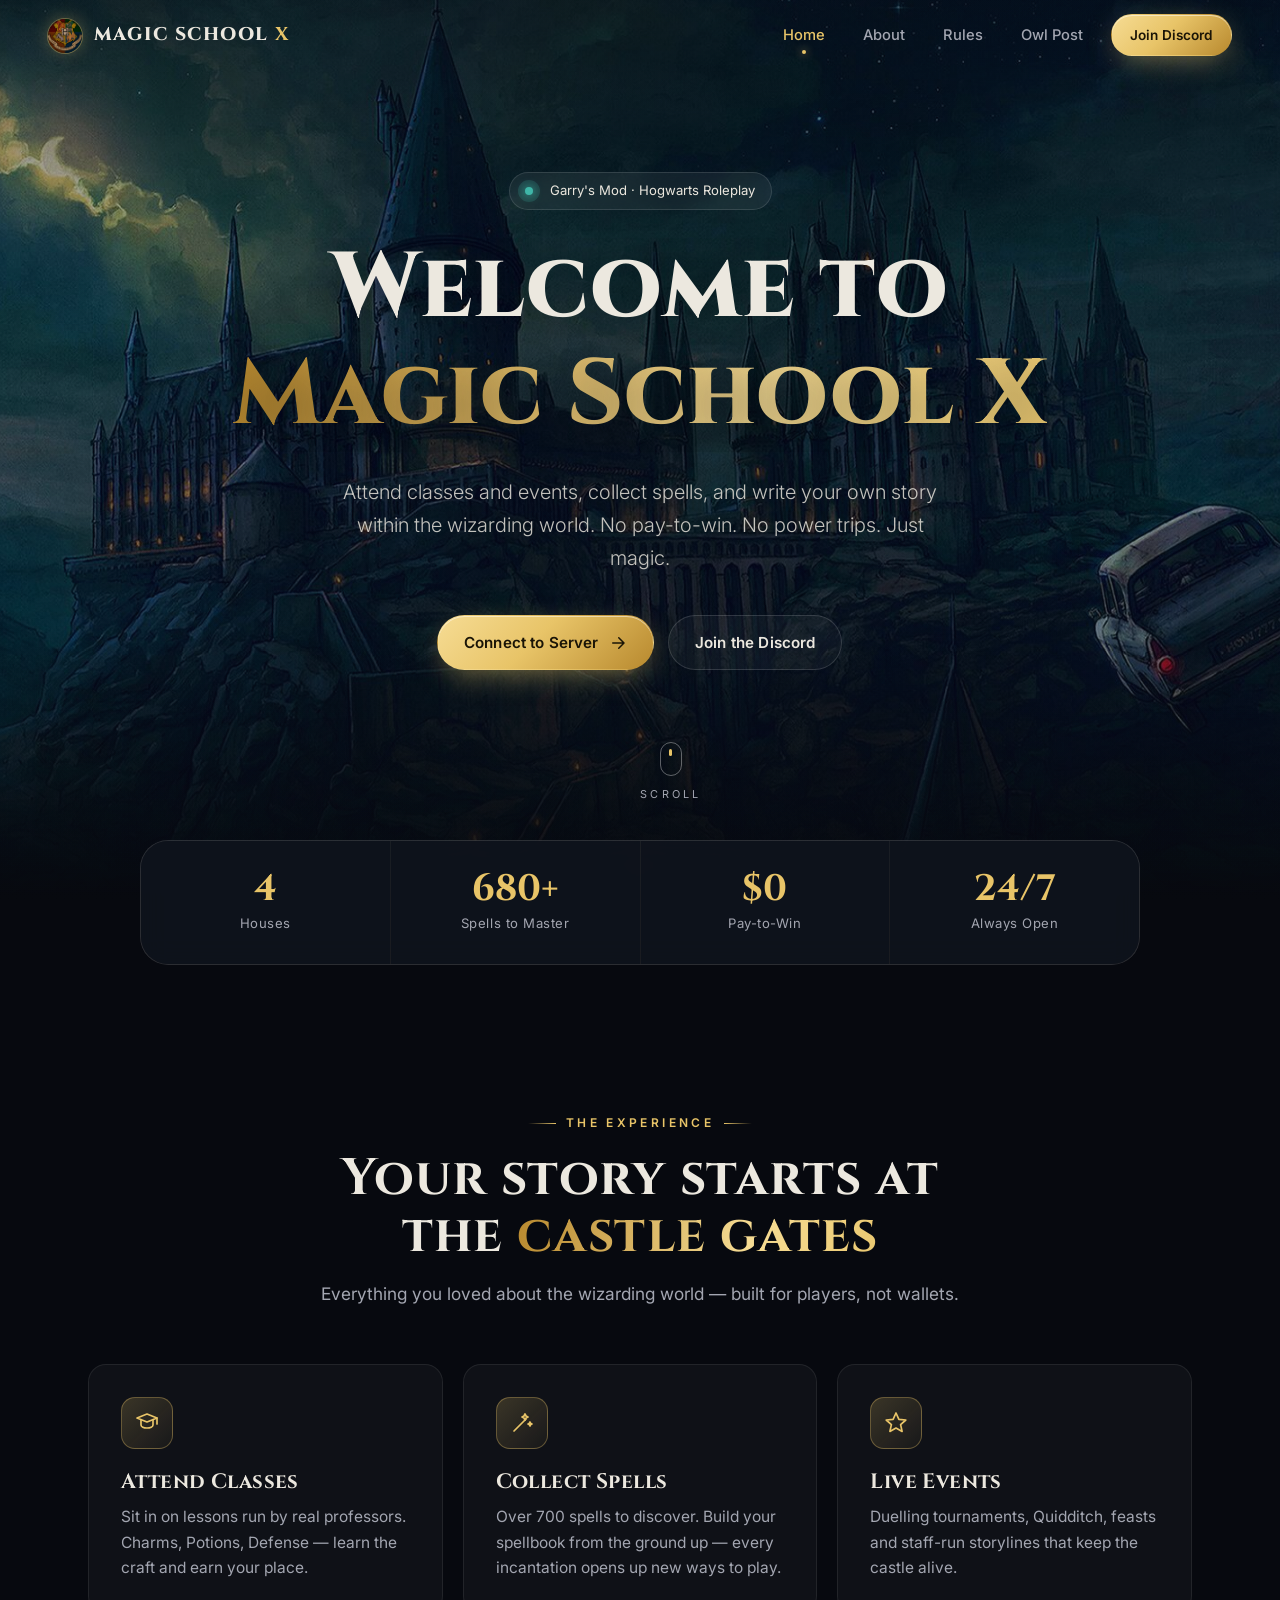
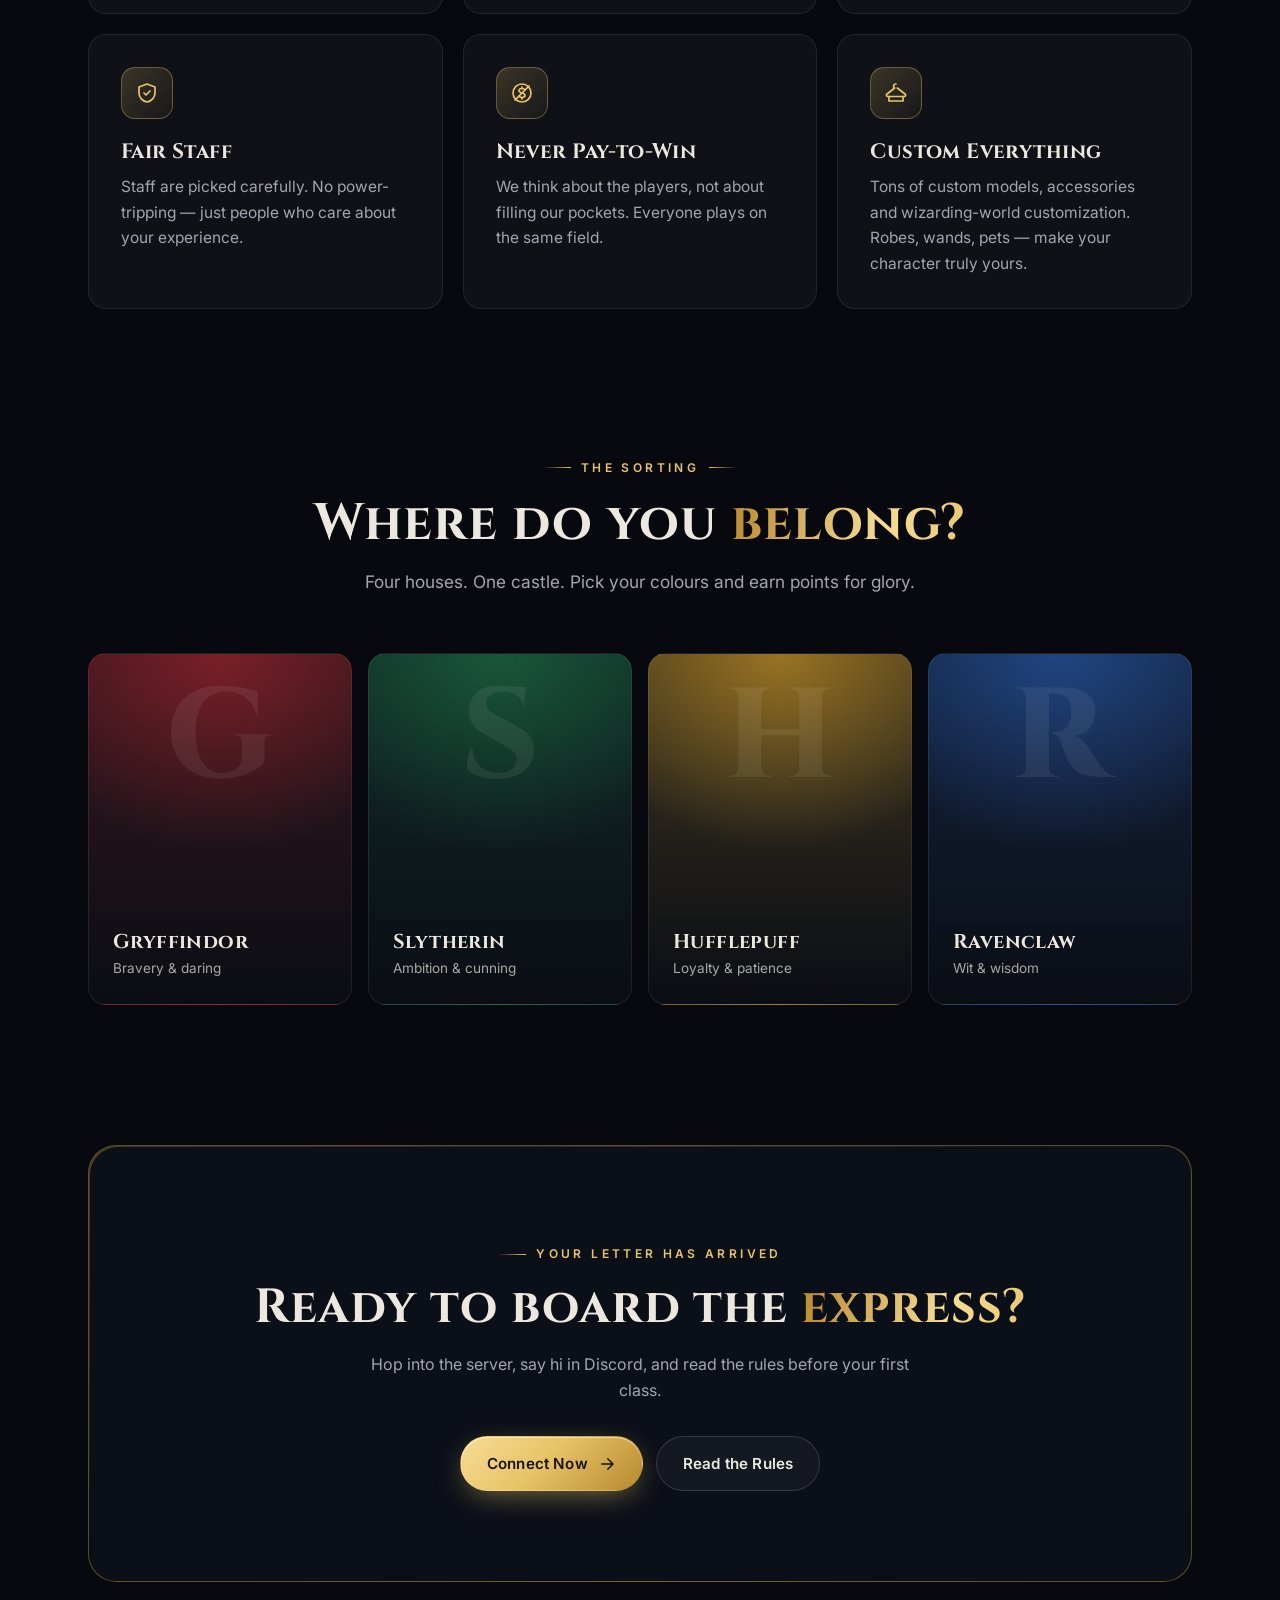
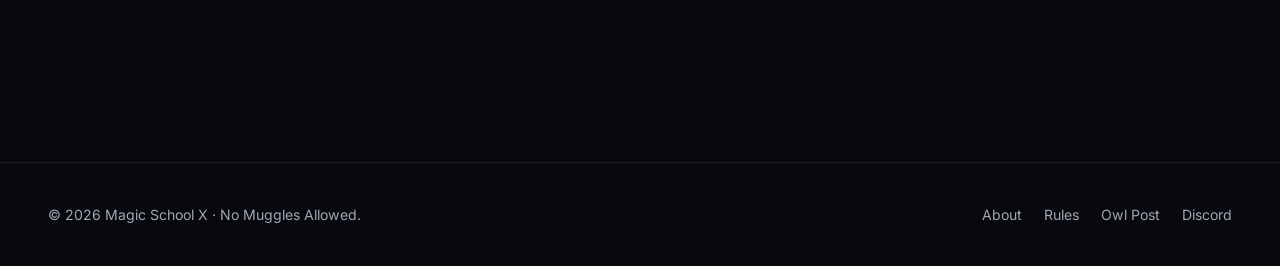
<file: index.html>
<!DOCTYPE html>
<html lang="en">
<head>
    <meta charset="UTF-8">
    <meta name="viewport" content="width=device-width, initial-scale=1.0">
    <title>Magic School X | Hogwarts RP Server</title>
    <meta name="description" content="Magic School X — the ultimate Hogwarts roleplay experience in Garry's Mod. Attend classes, master spells, and write your own story.">
    <meta name="theme-color" content="#07090f">
    <link rel="icon" href="media/crest.jpg">
    <link rel="preload" as="image" href="media/castle.jpg">
    <link rel="stylesheet" href="assets/style.css">
</head>
<body>
    <div class="sky"></div>
    <canvas id="particles"></canvas>

    <header class="nav">
        <a href="index.html" class="brand"><span class="brand-mark"></span><span>MAGIC SCHOOL <b>X</b></span></a>
        <ul class="nav-links">
            <li><a href="index.html">Home</a></li>
            <li><a href="about.html">About</a></li>
            <li><a href="rules.html">Rules</a></li>
            <li><a href="owlpost.html">Owl Post</a></li>
        </ul>
        <a href="https://discord.gg/dCSd6uMT4V" class="btn btn-primary btn-sm nav-cta">Join Discord</a>
        <button class="nav-toggle" aria-label="Menu" aria-expanded="false"><span></span><span></span><span></span></button>
    </header>

    <main>
        <section class="hero">
            <div class="hero-bg"></div>
            <div class="hero-inner">
                <div class="hero-badge intro" style="--d:.1s"><span class="dot"></span>Garry's Mod · Hogwarts Roleplay</div>
                <h1>
                    <span class="line"><span style="--d:.25s">Welcome to</span></span>
                    <span class="line"><span class="gold-text" style="--d:.4s">Magic School X</span></span>
                </h1>
                <p class="lead intro" style="--d:.7s">Attend classes and events, collect spells, and write your own story within the wizarding world. No pay-to-win. No power trips. Just magic.</p>
                <div class="hero-actions intro" style="--d:.9s">
                    <a href="steam://connect/yourserverip:27015" class="btn btn-primary">
                        Connect to Server
                        <svg viewBox="0 0 24 24" fill="none" stroke="currentColor" stroke-width="2" stroke-linecap="round" stroke-linejoin="round"><path d="M5 12h14M13 5l7 7-7 7"/></svg>
                    </a>
                    <a href="https://discord.gg/dCSd6uMT4V" class="btn btn-ghost">Join the Discord</a>
                </div>
            </div>
            <div class="scroll-hint intro" style="--d:1.3s"><span class="mouse"></span>Scroll</div>
        </section>

        <div class="stats reveal">
            <div class="stat"><strong data-count="4">0</strong><span>Houses</span></div>
            <div class="stat"><strong data-count="700" data-suffix="+">0</strong><span>Spells to Master</span></div>
            <div class="stat"><strong>$0</strong><span>Pay-to-Win</span></div>
            <div class="stat"><strong>24/7</strong><span>Always Open</span></div>
        </div>

        <section class="section">
            <div class="section-head center reveal">
                <span class="eyebrow">The Experience</span>
                <h2>Your story starts at the <span class="gold-text">castle gates</span></h2>
                <p>Everything you loved about the wizarding world — built for players, not wallets.</p>
            </div>

            <div class="grid grid-3">
                <article class="card reveal" style="--d:0s">
                    <div class="card-icon"><svg viewBox="0 0 24 24" fill="none" stroke="currentColor" stroke-width="1.7" stroke-linecap="round" stroke-linejoin="round"><path d="M2 7l10-4 10 4-10 4L2 7z"/><path d="M6 9v5c0 1.7 2.7 3 6 3s6-1.3 6-3V9"/><path d="M22 7v6"/></svg></div>
                    <h3>Attend Classes</h3>
                    <p>Sit in on lessons run by real professors. Charms, Potions, Defense — learn the craft and earn your place.</p>
                </article>
                <article class="card reveal" style="--d:.1s">
                    <div class="card-icon"><svg viewBox="0 0 24 24" fill="none" stroke="currentColor" stroke-width="1.7" stroke-linecap="round" stroke-linejoin="round"><path d="M4 20L16 8"/><path d="M15 3l1 2 2 1-2 1-1 2-1-2-2-1 2-1z"/><path d="M20 11l.6 1.4L22 13l-1.4.6L20 15l-.6-1.4L18 13l1.4-.6z"/></svg></div>
                    <h3>Collect Spells</h3>
                    <p>Over 700 spells to discover. Build your spellbook from the ground up — every incantation opens up new ways to play.</p>
                </article>
                <article class="card reveal" style="--d:.2s">
                    <div class="card-icon"><svg viewBox="0 0 24 24" fill="none" stroke="currentColor" stroke-width="1.7" stroke-linecap="round" stroke-linejoin="round"><path d="M12 2l2.9 6.3 6.9.7-5.2 4.6 1.5 6.8L12 17l-6.1 3.4 1.5-6.8L2.2 9l6.9-.7z"/></svg></div>
                    <h3>Live Events</h3>
                    <p>Duelling tournaments, Quidditch, feasts and staff-run storylines that keep the castle alive.</p>
                </article>
                <article class="card reveal" style="--d:0s">
                    <div class="card-icon"><svg viewBox="0 0 24 24" fill="none" stroke="currentColor" stroke-width="1.7" stroke-linecap="round" stroke-linejoin="round"><path d="M12 3l8 3v6c0 4.5-3.4 8.3-8 9-4.6-.7-8-4.5-8-9V6l8-3z"/><path d="M9 12l2 2 4-4"/></svg></div>
                    <h3>Fair Staff</h3>
                    <p>Staff are picked carefully. No power-tripping — just people who care about your experience.</p>
                </article>
                <article class="card reveal" style="--d:.1s">
                    <div class="card-icon"><svg viewBox="0 0 24 24" fill="none" stroke="currentColor" stroke-width="1.7" stroke-linecap="round" stroke-linejoin="round"><circle cx="12" cy="12" r="9"/><path d="M14.8 9a3 3 0 00-2.8-1.5c-1.7 0-3 1-3 2.3 0 3 6 1.5 6 4.5 0 1.3-1.3 2.2-3 2.2A3.2 3.2 0 019 15"/><path d="M12 6v1.5M12 16.5V18"/><path d="M5 19L19 5"/></svg></div>
                    <h3>Never Pay-to-Win</h3>
                    <p>We think about the players, not about filling our pockets. Everyone plays on the same field.</p>
                </article>
                <article class="card reveal" style="--d:.2s">
                    <div class="card-icon"><svg viewBox="0 0 24 24" fill="none" stroke="currentColor" stroke-width="1.7" stroke-linecap="round" stroke-linejoin="round"><path d="M12 3c-1.5 0-2.5 1-2.5 2.2 0 .8.5 1.4 1.2 1.8L3 13c-1.2.8-.6 2.5.8 2.5h16.4c1.4 0 2-1.7.8-2.5l-7.7-6"/><path d="M5 15.5V20h14v-4.5"/></svg></div>
                    <h3>Custom Everything</h3>
                    <p>Tons of custom models, accessories and wizarding-world customization. Robes, wands, pets — make your character truly yours.</p>
                </article>
            </div>
        </section>

        <section class="section" style="padding-top:0">
            <div class="section-head center reveal">
                <span class="eyebrow">The Sorting</span>
                <h2>Where do you <span class="gold-text">belong?</span></h2>
                <p>Four houses. One castle. Pick your colours and earn points for glory.</p>
            </div>
            <div class="houses">
                <div class="house reveal" data-house="g" data-letter="G" style="--d:0s"><h3>Gryffindor</h3><p>Bravery &amp; daring</p></div>
                <div class="house reveal" data-house="s" data-letter="S" style="--d:.1s"><h3>Slytherin</h3><p>Ambition &amp; cunning</p></div>
                <div class="house reveal" data-house="h" data-letter="H" style="--d:.2s"><h3>Hufflepuff</h3><p>Loyalty &amp; patience</p></div>
                <div class="house reveal" data-house="r" data-letter="R" style="--d:.3s"><h3>Ravenclaw</h3><p>Wit &amp; wisdom</p></div>
            </div>
        </section>

        <section class="section" style="padding-top:0">
            <div class="cta reveal">
                <span class="eyebrow">Your Letter Has Arrived</span>
                <h2 style="margin-top:18px">Ready to board the <span class="gold-text">express?</span></h2>
                <p>Hop into the server, say hi in Discord, and read the rules before your first class.</p>
                <div class="hero-actions">
                    <a href="steam://connect/yourserverip:27015" class="btn btn-primary">
                        Connect Now
                        <svg viewBox="0 0 24 24" fill="none" stroke="currentColor" stroke-width="2" stroke-linecap="round" stroke-linejoin="round"><path d="M5 12h14M13 5l7 7-7 7"/></svg>
                    </a>
                    <a href="rules.html" class="btn btn-ghost">Read the Rules</a>
                </div>
            </div>
        </section>
    </main>

    <footer class="footer">
        <div class="footer-inner">
            <span>&copy; <span data-year>2025</span> Magic School X · No Muggles Allowed.</span>
            <nav class="footer-links">
                <a href="about.html">About</a>
                <a href="rules.html">Rules</a>
                <a href="owlpost.html">Owl Post</a>
                <a href="https://discord.gg/dCSd6uMT4V">Discord</a>
            </nav>
        </div>
    </footer>

    <script src="assets/main.js"></script>
</body>
</html>
</file>
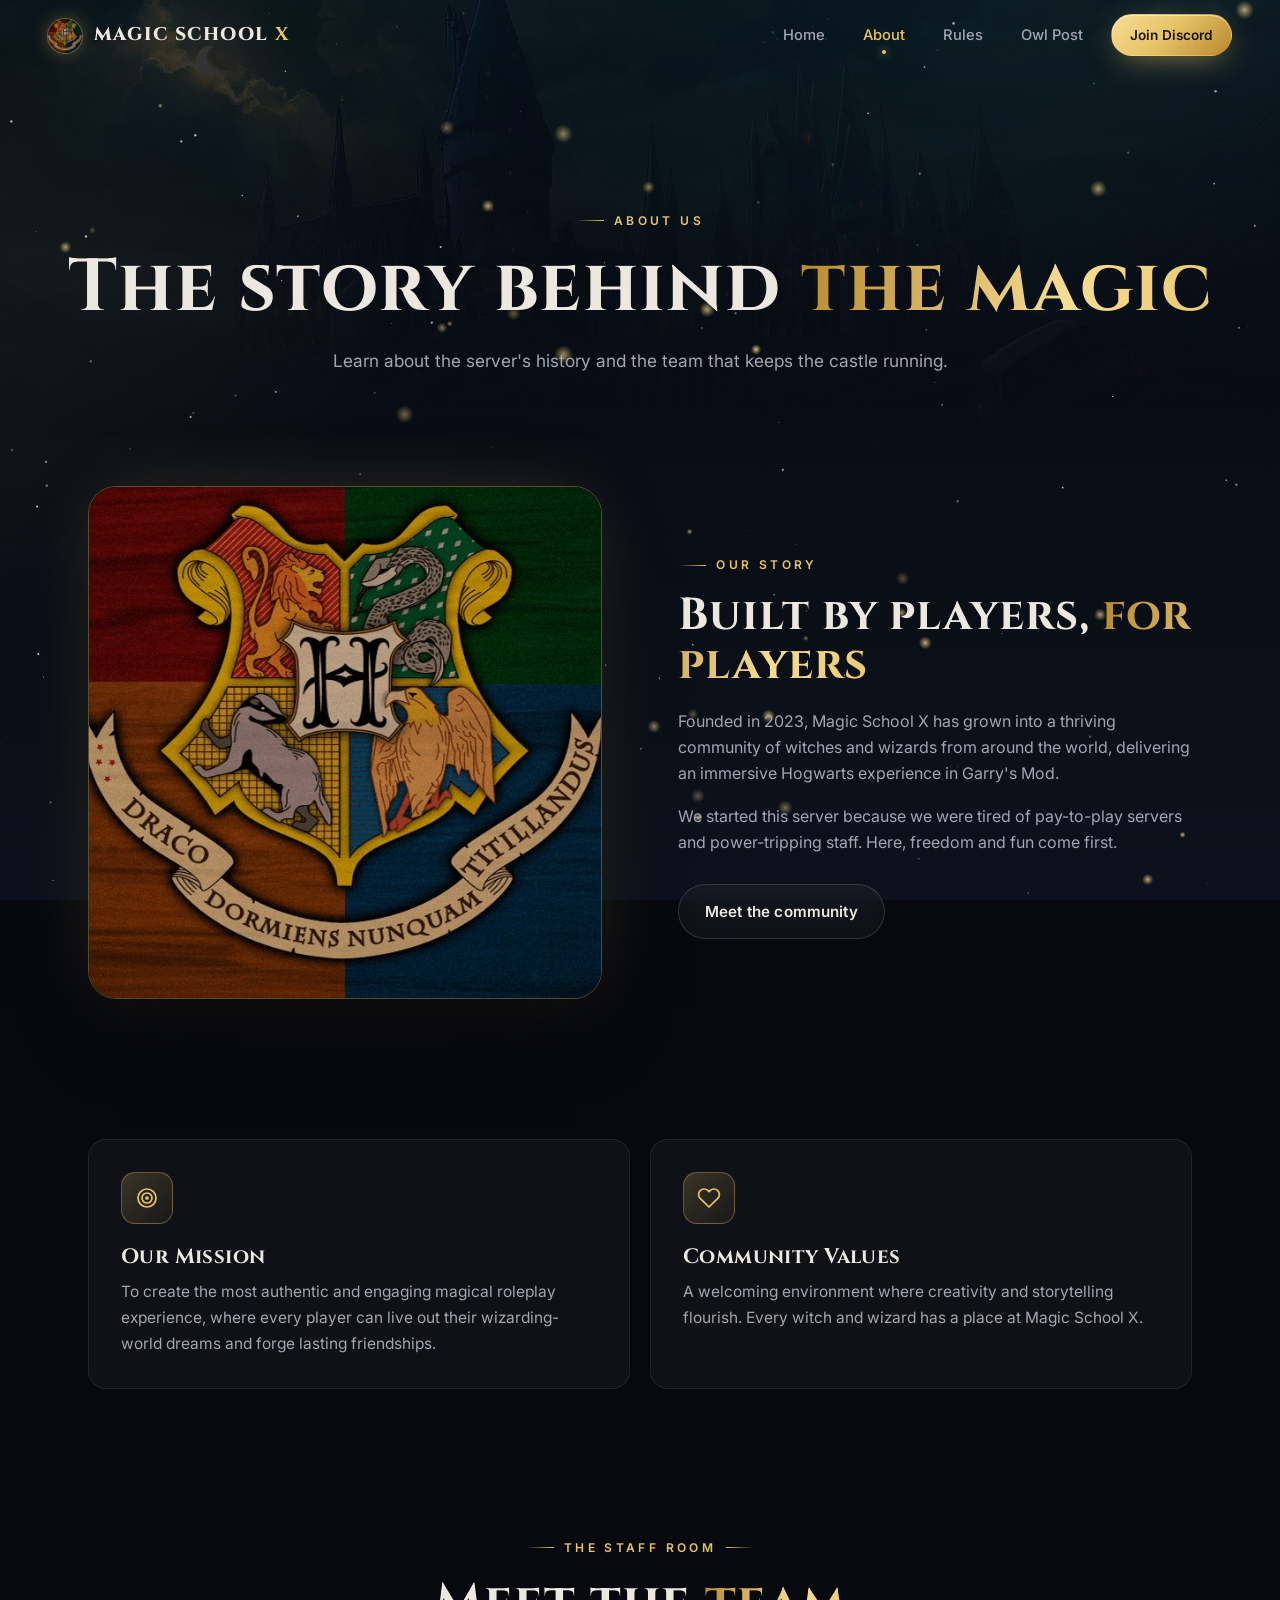
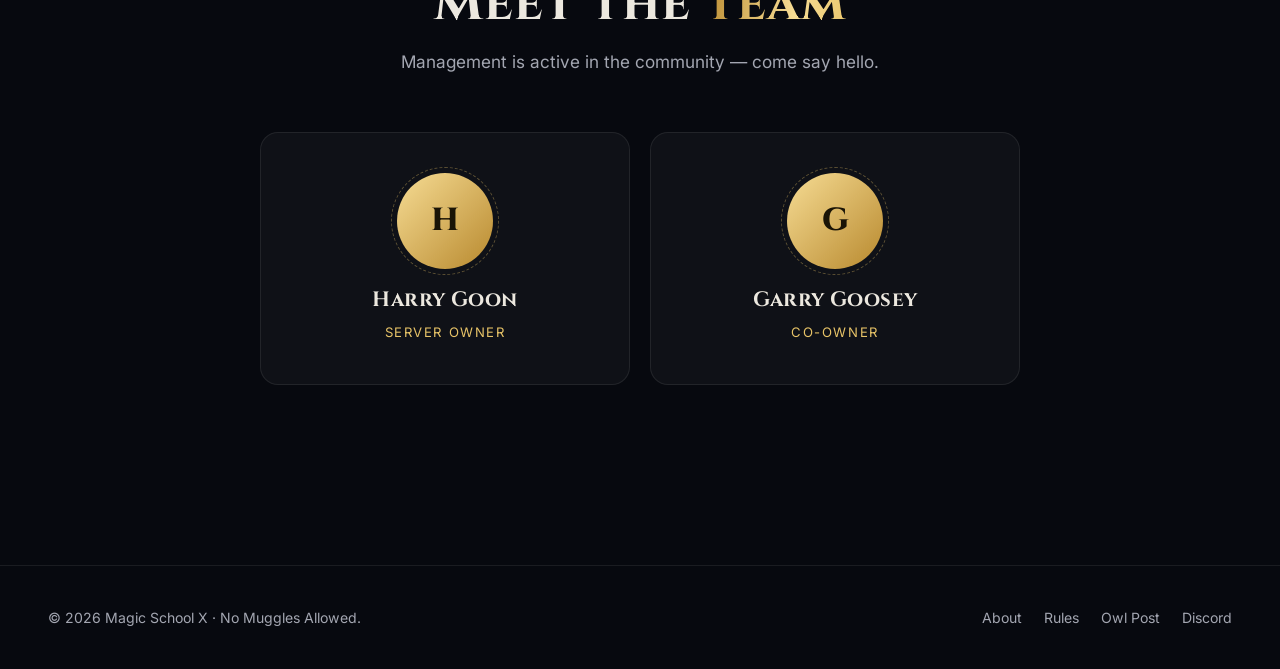
<file: about.html>
<!DOCTYPE html>
<html lang="en">
<head>
    <meta charset="UTF-8">
    <meta name="viewport" content="width=device-width, initial-scale=1.0">
    <title>About | Magic School X</title>
    <meta name="description" content="Learn about Magic School X — our story, our mission, and the team behind the magic.">
    <meta name="theme-color" content="#07090f">
    <link rel="icon" href="media/crest.jpg">
    <link rel="stylesheet" href="assets/style.css">
</head>
<body>
    <div class="sky"></div>
    <canvas id="particles"></canvas>

    <header class="nav">
        <a href="index.html" class="brand"><span class="brand-mark"></span><span>MAGIC SCHOOL <b>X</b></span></a>
        <ul class="nav-links">
            <li><a href="index.html">Home</a></li>
            <li><a href="about.html">About</a></li>
            <li><a href="rules.html">Rules</a></li>
            <li><a href="owlpost.html">Owl Post</a></li>
        </ul>
        <a href="https://discord.gg/dCSd6uMT4V" class="btn btn-primary btn-sm nav-cta">Join Discord</a>
        <button class="nav-toggle" aria-label="Menu" aria-expanded="false"><span></span><span></span><span></span></button>
    </header>

    <main>
        <section class="page-hero">
            <span class="eyebrow intro" style="--d:.1s">About Us</span>
            <h1 class="intro" style="--d:.2s">The story behind <span class="gold-text">the magic</span></h1>
            <p class="intro" style="--d:.35s">Learn about the server's history and the team that keeps the castle running.</p>
        </section>

        <section class="section" style="padding-top:40px">
            <div class="split">
                <div class="split-media reveal">
                    <img src="media/crest.jpg" alt="Magic School X house crest" loading="lazy">
                </div>
                <div class="reveal" style="--d:.15s">
                    <span class="eyebrow">Our Story</span>
                    <h2>Built by players, <span class="gold-text">for players</span></h2>
                    <p>Founded in 2023, Magic School X has grown into a thriving community of witches and wizards from around the world, delivering an immersive Hogwarts experience in Garry's Mod.</p>
                    <p>We started this server because we were tired of pay-to-play servers and power-tripping staff. Here, freedom and fun come first.</p>
                    <a href="https://discord.gg/dCSd6uMT4V" class="btn btn-ghost" style="margin-top:12px">Meet the community</a>
                </div>
            </div>
        </section>

        <section class="section" style="padding-top:0">
            <div class="grid grid-2">
                <article class="card reveal">
                    <div class="card-icon"><svg viewBox="0 0 24 24" fill="none" stroke="currentColor" stroke-width="1.7" stroke-linecap="round" stroke-linejoin="round"><circle cx="12" cy="12" r="9"/><circle cx="12" cy="12" r="5"/><circle cx="12" cy="12" r="1"/></svg></div>
                    <h3>Our Mission</h3>
                    <p>To create the most authentic and engaging magical roleplay experience, where every player can live out their wizarding-world dreams and forge lasting friendships.</p>
                </article>
                <article class="card reveal" style="--d:.1s">
                    <div class="card-icon"><svg viewBox="0 0 24 24" fill="none" stroke="currentColor" stroke-width="1.7" stroke-linecap="round" stroke-linejoin="round"><path d="M20.8 4.6a5.5 5.5 0 00-7.8 0L12 5.7l-1-1.1a5.5 5.5 0 00-7.8 7.8l1 1L12 21l7.8-7.6 1-1a5.5 5.5 0 000-7.8z"/></svg></div>
                    <h3>Community Values</h3>
                    <p>A welcoming environment where creativity and storytelling flourish. Every witch and wizard has a place at Magic School X.</p>
                </article>
            </div>
        </section>

        <section class="section" style="padding-top:0">
            <div class="section-head center reveal">
                <span class="eyebrow">The Staff Room</span>
                <h2>Meet the <span class="gold-text">team</span></h2>
                <p>Management is active in the community — come say hello.</p>
            </div>
            <div class="team">
                <article class="card member reveal">
                    <div class="avatar">H</div>
                    <h3>Harry Goon</h3>
                    <p class="role">Server Owner</p>
                </article>
                <article class="card member reveal" style="--d:.1s">
                    <div class="avatar">G</div>
                    <h3>Garry Goosey</h3>
                    <p class="role">Co-Owner</p>
                </article>
            </div>
        </section>
    </main>

    <footer class="footer">
        <div class="footer-inner">
            <span>&copy; <span data-year>2025</span> Magic School X · No Muggles Allowed.</span>
            <nav class="footer-links">
                <a href="about.html">About</a>
                <a href="rules.html">Rules</a>
                <a href="owlpost.html">Owl Post</a>
                <a href="https://discord.gg/dCSd6uMT4V">Discord</a>
            </nav>
        </div>
    </footer>

    <script src="assets/main.js"></script>
</body>
</html>
</file>
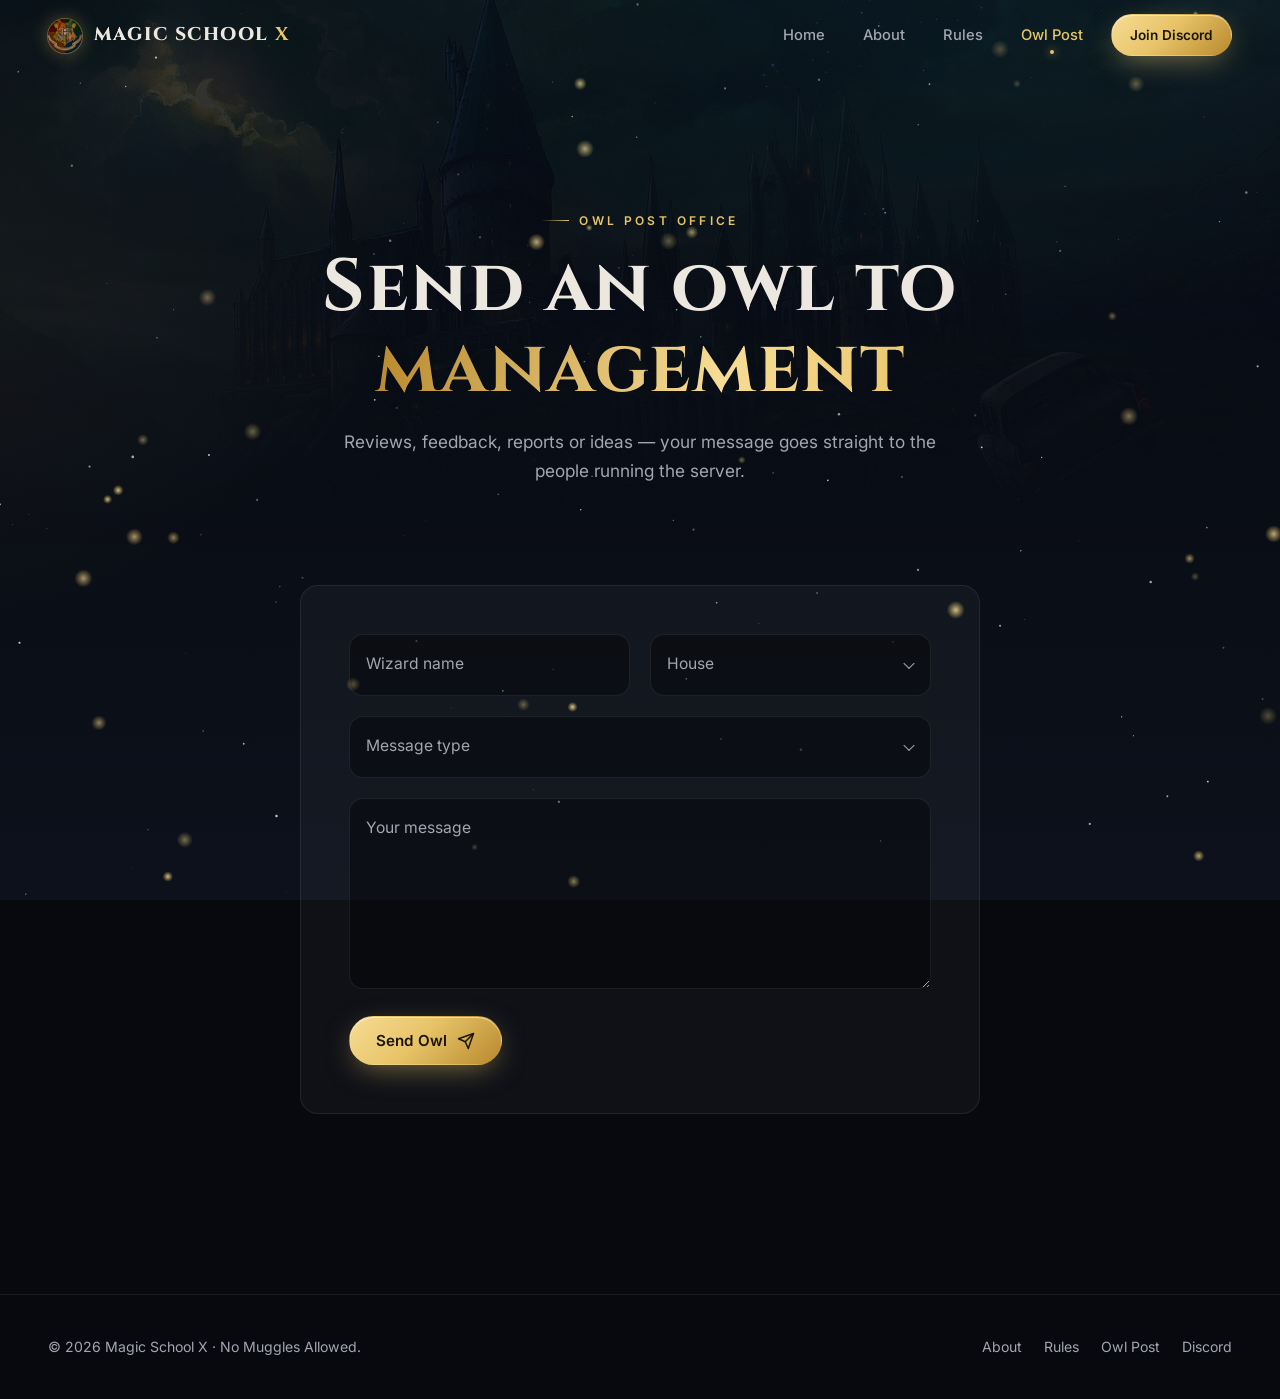
<file: owlpost.html>
<!DOCTYPE html>
<html lang="en">
<head>
    <meta charset="UTF-8">
    <meta name="viewport" content="width=device-width, initial-scale=1.0">
    <title>Owl Post | Magic School X</title>
    <meta name="description" content="Send an Owl Post directly to Magic School X management — reviews, feedback, reports and suggestions.">
    <meta name="theme-color" content="#07090f">
    <link rel="icon" href="media/crest.jpg">
    <link rel="stylesheet" href="assets/style.css">
</head>
<body>
    <div class="sky"></div>
    <canvas id="particles"></canvas>

    <header class="nav">
        <a href="index.html" class="brand"><span class="brand-mark"></span><span>MAGIC SCHOOL <b>X</b></span></a>
        <ul class="nav-links">
            <li><a href="index.html">Home</a></li>
            <li><a href="about.html">About</a></li>
            <li><a href="rules.html">Rules</a></li>
            <li><a href="owlpost.html">Owl Post</a></li>
        </ul>
        <a href="https://discord.gg/dCSd6uMT4V" class="btn btn-primary btn-sm nav-cta">Join Discord</a>
        <button class="nav-toggle" aria-label="Menu" aria-expanded="false"><span></span><span></span><span></span></button>
    </header>

    <main>
        <section class="page-hero">
            <span class="eyebrow intro" style="--d:.1s">Owl Post Office</span>
            <h1 class="intro" style="--d:.2s">Send an owl to <span class="gold-text">management</span></h1>
            <p class="intro" style="--d:.35s">Reviews, feedback, reports or ideas — your message goes straight to the people running the server.</p>
        </section>

        <section class="section" style="padding-top:30px">
            <div class="card form-card reveal">
                <form class="form" id="owlForm" novalidate>
                    <div class="form-row">
                        <div class="field">
                            <input type="text" id="name" placeholder=" " autocomplete="nickname" required>
                            <label for="name">Wizard name</label>
                        </div>
                        <div class="field select">
                            <select id="house" required>
                                <option value="" disabled selected hidden></option>
                                <option value="Gryffindor">Gryffindor</option>
                                <option value="Slytherin">Slytherin</option>
                                <option value="Hufflepuff">Hufflepuff</option>
                                <option value="Ravenclaw">Ravenclaw</option>
                            </select>
                            <label for="house">House</label>
                        </div>
                    </div>

                    <div class="field select">
                        <select id="type" required>
                            <option value="" disabled selected hidden></option>
                            <option value="Review">Server Review</option>
                            <option value="Feedback">Feedback</option>
                            <option value="Report">Report Issue</option>
                            <option value="Suggestion">Suggestion</option>
                        </select>
                        <label for="type">Message type</label>
                    </div>

                    <div class="field">
                        <textarea id="message" rows="6" placeholder=" " required></textarea>
                        <label for="message">Your message</label>
                    </div>

                    <button type="submit" class="btn btn-primary" id="sendBtn">
                        <span class="btn-label">Send Owl</span>
                        <svg viewBox="0 0 24 24" fill="none" stroke="currentColor" stroke-width="2" stroke-linecap="round" stroke-linejoin="round"><path d="M22 2L11 13"/><path d="M22 2l-7 20-4-9-9-4 20-7z"/></svg>
                    </button>

                    <div id="successMessage" class="notice ok" role="status">✨ Your owl has been sent successfully!</div>
                    <div id="errorMessage" class="notice err" role="alert">🦉 Your owl got lost! Please fill in every field and try again.</div>
                </form>
            </div>
        </section>
    </main>

    <footer class="footer">
        <div class="footer-inner">
            <span>&copy; <span data-year>2025</span> Magic School X · No Muggles Allowed.</span>
            <nav class="footer-links">
                <a href="about.html">About</a>
                <a href="rules.html">Rules</a>
                <a href="owlpost.html">Owl Post</a>
                <a href="https://discord.gg/dCSd6uMT4V">Discord</a>
            </nav>
        </div>
    </footer>

    <script src="assets/main.js"></script>
    <script>
        // Floating labels for selects
        document.querySelectorAll('.field select').forEach(sel => {
            const sync = () => sel.classList.toggle('filled', !!sel.value);
            sel.addEventListener('change', sync);
            sync();
        });

        const bannedWords = [
            'nigger',
            'nigga',
            'negro',
            '@',
            // Will add more as needed
        ];

        function containsBannedWords(text) {
            const lowerText = text.toLowerCase();
            return bannedWords.some(word => lowerText.includes(word.toLowerCase()));
        }

        const successEl = document.getElementById('successMessage');
        const errorEl = document.getElementById('errorMessage');
        const defaultError = errorEl.textContent;
        const sendBtn = document.getElementById('sendBtn');
        const sendLabel = sendBtn.querySelector('.btn-label');

        function showNotice(ok, text) {
            successEl.classList.toggle('show', ok);
            errorEl.classList.toggle('show', !ok);
            if (!ok) errorEl.textContent = text || defaultError;
        }

        document.getElementById('owlForm').addEventListener('submit', e => {
            e.preventDefault();
            sendToDiscord();
        });

        async function sendToDiscord() {
            // might help w you skids, might not, feel free to spam it, its only me on dnd that will see it :)
            const encodedUrl = 'aHR0cHM6Ly9kaXNjb3JkLmNvbS9hcGkvd2ViaG9va3MvMTM1MzM5NjIwMDMwODYwOTEyNS9KLVdqWENtY1V0dHFHN3NYdG0wTE9zVnlWa1dqNjdlZ3FmZ1JORjdnWWdNNmRmRXlkTzhselNSaUgwLV9HRjhPV2htWQ==';
            const webhookUrl = atob(encodedUrl);

            const name = document.getElementById('name').value.trim();
            const house = document.getElementById('house').value;
            const type = document.getElementById('type').value;
            const message = document.getElementById('message').value.trim();

            if (containsBannedWords(name) || containsBannedWords(message)) {
                showNotice(false, '🚫 Your message contains inappropriate content or symbols!');
                return;
            }

            if (!name || !house || !type || !message) {
                showNotice(false);
                return;
            }

            const payload = {
                embeds: [{
                    title: `New Owl Post: ${type}`,
                    color: 0xFFD700,
                    fields: [
                        { name: 'Wizard Name', value: name, inline: true },
                        { name: 'House', value: house, inline: true },
                        { name: 'Message', value: message }
                    ],
                    footer: { text: `Sent via Owl Post • ${new Date().toLocaleDateString()}` }
                }]
            };

            sendBtn.classList.add('loading');
            sendLabel.textContent = 'Sending…';

            try {
                const response = await fetch(webhookUrl, {
                    method: 'POST',
                    headers: { 'Content-Type': 'application/json' },
                    body: JSON.stringify(payload)
                });

                if (!response.ok) throw new Error('Failed to send message');

                showNotice(true);
                document.getElementById('owlForm').reset();
                document.querySelectorAll('.field select').forEach(s => s.classList.remove('filled'));
            } catch (error) {
                showNotice(false);
            } finally {
                sendBtn.classList.remove('loading');
                sendLabel.textContent = 'Send Owl';
            }
        }
    </script>
</body>
</html>
</file>
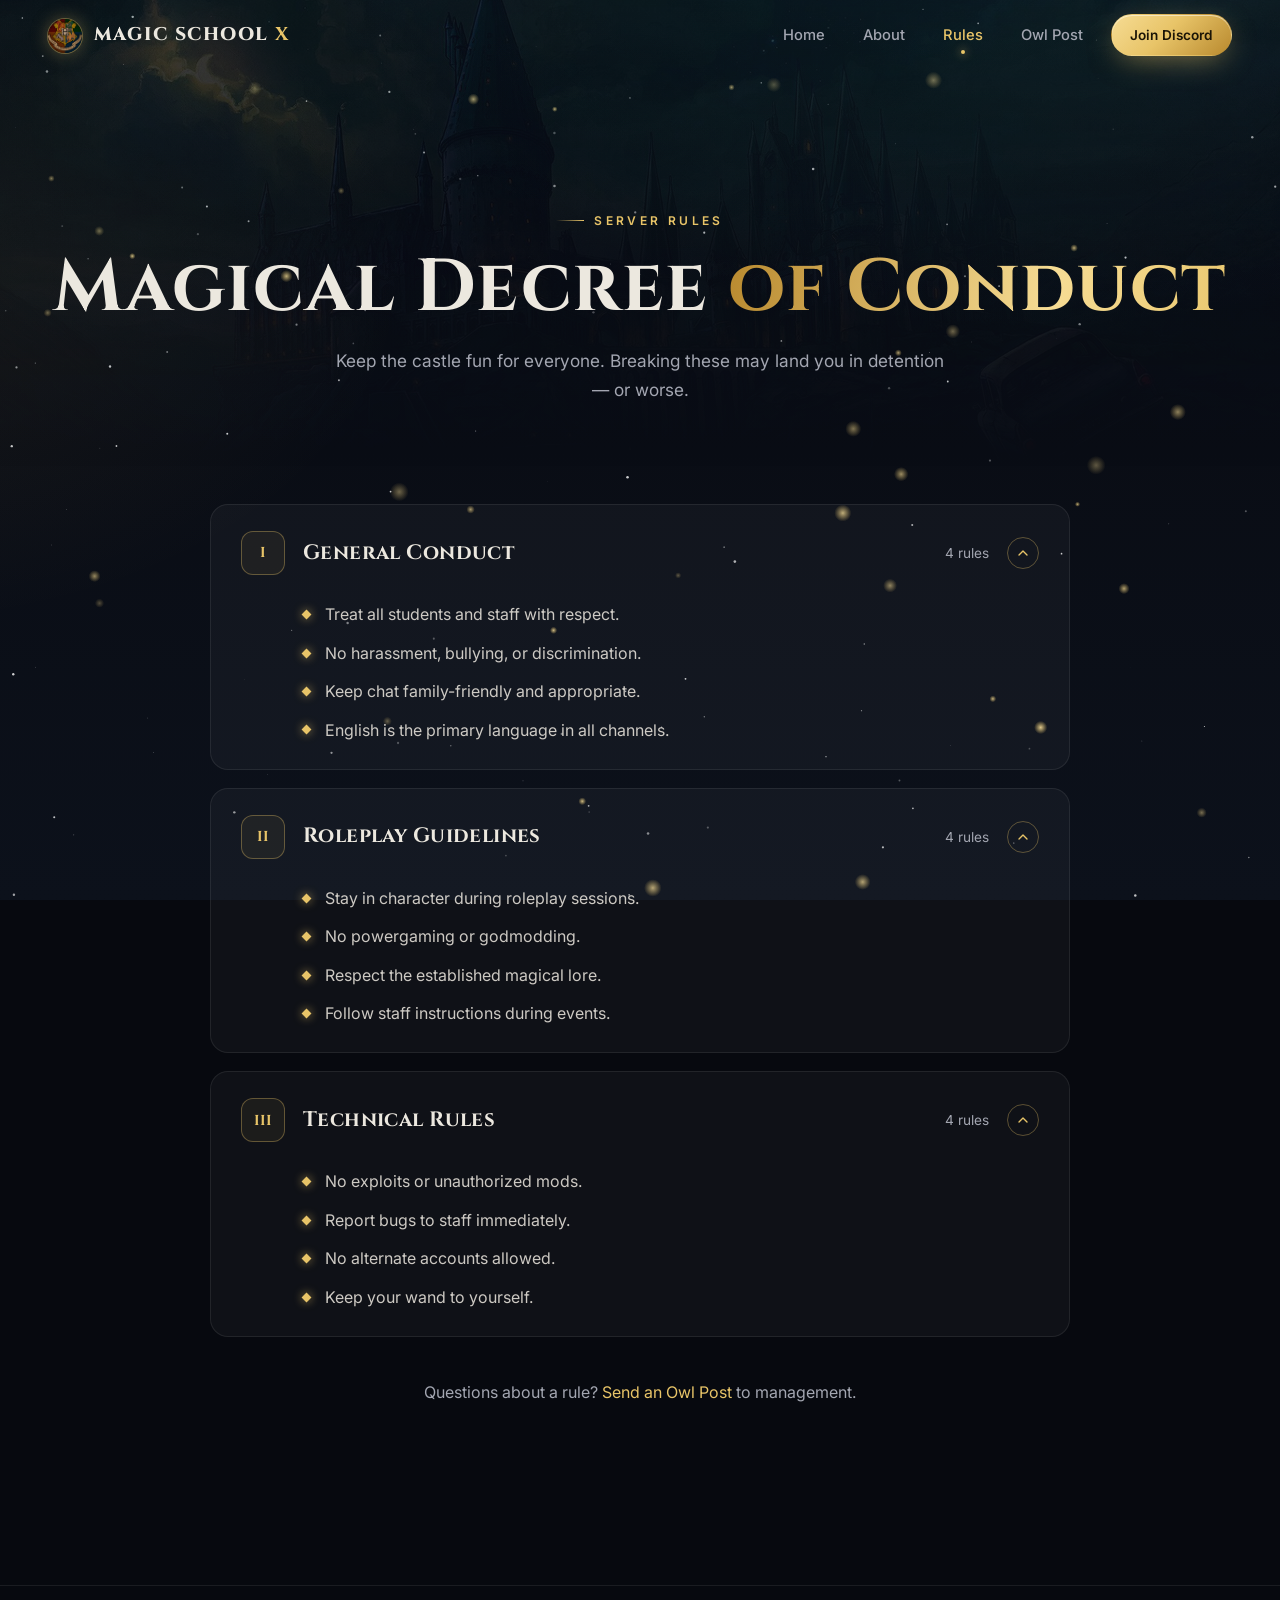
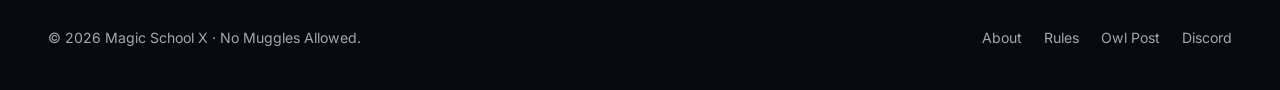
<file: rules.html>
<!DOCTYPE html>
<html lang="en">
<head>
    <meta charset="UTF-8">
    <meta name="viewport" content="width=device-width, initial-scale=1.0">
    <title>Server Rules | Magic School X</title>
    <meta name="description" content="The Magical Decree of Conduct — rules for the Magic School X Hogwarts RP server.">
    <meta name="theme-color" content="#07090f">
    <link rel="icon" href="media/crest.jpg">
    <link rel="stylesheet" href="assets/style.css">
</head>
<body>
    <div class="sky"></div>
    <canvas id="particles"></canvas>

    <header class="nav">
        <a href="index.html" class="brand"><span class="brand-mark"></span><span>MAGIC SCHOOL <b>X</b></span></a>
        <ul class="nav-links">
            <li><a href="index.html">Home</a></li>
            <li><a href="about.html">About</a></li>
            <li><a href="rules.html">Rules</a></li>
            <li><a href="owlpost.html">Owl Post</a></li>
        </ul>
        <a href="https://discord.gg/dCSd6uMT4V" class="btn btn-primary btn-sm nav-cta">Join Discord</a>
        <button class="nav-toggle" aria-label="Menu" aria-expanded="false"><span></span><span></span><span></span></button>
    </header>

    <main>
        <section class="page-hero">
            <span class="eyebrow intro" style="--d:.1s">Server Rules</span>
            <h1 class="intro" style="--d:.2s">Magical Decree <span class="gold-text">of Conduct</span></h1>
            <p class="intro" style="--d:.35s">Keep the castle fun for everyone. Breaking these may land you in detention — or worse.</p>
        </section>

        <section class="section" style="padding-top:30px">
            <div class="rules-wrap">
                <details class="card rule-group reveal" open>
                    <summary>
                        <span class="rule-num">I</span>
                        <h2>General Conduct</h2>
                        <span class="count">4 rules</span>
                        <span class="chev"><svg viewBox="0 0 24 24" fill="none" stroke="currentColor" stroke-width="2" stroke-linecap="round" stroke-linejoin="round"><path d="M6 9l6 6 6-6"/></svg></span>
                    </summary>
                    <div class="rule-body">
                        <ul class="rule-list">
                            <li>Treat all students and staff with respect.</li>
                            <li>No harassment, bullying, or discrimination.</li>
                            <li>Keep chat family-friendly and appropriate.</li>
                            <li>English is the primary language in all channels.</li>
                        </ul>
                    </div>
                </details>

                <details class="card rule-group reveal" style="--d:.08s" open>
                    <summary>
                        <span class="rule-num">II</span>
                        <h2>Roleplay Guidelines</h2>
                        <span class="count">4 rules</span>
                        <span class="chev"><svg viewBox="0 0 24 24" fill="none" stroke="currentColor" stroke-width="2" stroke-linecap="round" stroke-linejoin="round"><path d="M6 9l6 6 6-6"/></svg></span>
                    </summary>
                    <div class="rule-body">
                        <ul class="rule-list">
                            <li>Stay in character during roleplay sessions.</li>
                            <li>No powergaming or godmodding.</li>
                            <li>Respect the established magical lore.</li>
                            <li>Follow staff instructions during events.</li>
                        </ul>
                    </div>
                </details>

                <details class="card rule-group reveal" style="--d:.16s" open>
                    <summary>
                        <span class="rule-num">III</span>
                        <h2>Technical Rules</h2>
                        <span class="count">4 rules</span>
                        <span class="chev"><svg viewBox="0 0 24 24" fill="none" stroke="currentColor" stroke-width="2" stroke-linecap="round" stroke-linejoin="round"><path d="M6 9l6 6 6-6"/></svg></span>
                    </summary>
                    <div class="rule-body">
                        <ul class="rule-list">
                            <li>No exploits or unauthorized mods.</li>
                            <li>Report bugs to staff immediately.</li>
                            <li>No alternate accounts allowed.</li>
                            <li>Keep your wand to yourself.</li>
                        </ul>
                    </div>
                </details>

                <p class="reveal" style="text-align:center;color:var(--muted);margin-top:24px">
                    Questions about a rule? <a href="owlpost.html" style="color:var(--gold)">Send an Owl Post</a> to management.
                </p>
            </div>
        </section>
    </main>

    <footer class="footer">
        <div class="footer-inner">
            <span>&copy; <span data-year>2025</span> Magic School X · No Muggles Allowed.</span>
            <nav class="footer-links">
                <a href="about.html">About</a>
                <a href="rules.html">Rules</a>
                <a href="owlpost.html">Owl Post</a>
                <a href="https://discord.gg/dCSd6uMT4V">Discord</a>
            </nav>
        </div>
    </footer>

    <script src="assets/main.js"></script>
</body>
</html>
</file>
<file: assets/style.css>
/* ==========================================================================
   Magic School X — shared styles
   ========================================================================== */

@import url('https://fonts.googleapis.com/css2?family=Cinzel:wght@500;600;700;800&family=Inter:wght@300;400;500;600&display=swap');

:root {
    --bg: #07090f;
    --bg-2: #0c111b;
    --surface: rgba(255, 255, 255, 0.035);
    --surface-2: rgba(255, 255, 255, 0.06);
    --border: rgba(255, 255, 255, 0.08);
    --border-gold: rgba(232, 196, 104, 0.35);
    --text: #ece8df;
    --muted: #a3a6b1;
    --gold: #e8c468;
    --gold-2: #f6dc94;
    --gold-deep: #b8892e;
    --teal: #3fb6a8;
    --radius: 18px;
    --radius-lg: 28px;
    --ease: cubic-bezier(.2, .7, .2, 1);
    --nav-h: 72px;

    --gryffindor: #b3262d;
    --slytherin: #1f7a4a;
    --hufflepuff: #e0a526;
    --ravenclaw: #2b5fb5;
}

*, *::before, *::after { box-sizing: border-box; margin: 0; padding: 0; }

html { scroll-behavior: smooth; -webkit-text-size-adjust: 100%; }

body {
    font-family: 'Inter', system-ui, -apple-system, sans-serif;
    background: var(--bg);
    color: var(--text);
    line-height: 1.65;
    min-height: 100vh;
    display: flex;
    flex-direction: column;
    overflow-x: hidden;
    -webkit-font-smoothing: antialiased;
}

::selection { background: var(--gold); color: #111; }

img { max-width: 100%; display: block; }
a { color: inherit; text-decoration: none; }

h1, h2, h3, .display {
    font-family: 'Cinzel', Georgia, serif;
    font-weight: 700;
    letter-spacing: 0.02em;
    line-height: 1.1;
}

/* ---------- Ambient background ---------- */
.sky {
    position: fixed;
    inset: 0;
    z-index: -2;
    background:
        radial-gradient(1200px 700px at 80% -10%, rgba(63, 182, 168, 0.12), transparent 60%),
        radial-gradient(900px 600px at -10% 30%, rgba(232, 196, 104, 0.07), transparent 60%),
        linear-gradient(180deg, var(--bg) 0%, var(--bg-2) 100%);
}

#particles {
    position: fixed;
    inset: 0;
    z-index: -1;
    pointer-events: none;
}

.cursor-glow {
    position: fixed;
    top: 0; left: 0;
    width: 480px; height: 480px;
    margin: -240px 0 0 -240px;
    border-radius: 50%;
    background: radial-gradient(circle, rgba(232, 196, 104, 0.10), transparent 65%);
    pointer-events: none;
    z-index: 0;
    transform: translate3d(-999px, -999px, 0);
    transition: opacity .4s;
    mix-blend-mode: screen;
}

/* ---------- Navbar ---------- */
.nav {
    position: fixed;
    top: 0; left: 0; right: 0;
    z-index: 100;
    height: var(--nav-h);
    display: flex;
    align-items: center;
    padding: 0 clamp(16px, 4vw, 48px);
    transition: background .4s var(--ease), border-color .4s, height .4s var(--ease), backdrop-filter .4s;
    border-bottom: 1px solid transparent;
}

.nav.scrolled {
    --nav-h: 60px;
    background: rgba(7, 9, 15, 0.72);
    backdrop-filter: blur(16px) saturate(140%);
    -webkit-backdrop-filter: blur(16px) saturate(140%);
    border-color: var(--border);
}

.brand {
    display: flex;
    align-items: center;
    gap: 12px;
    font-family: 'Cinzel', serif;
    font-weight: 800;
    font-size: 1.15rem;
    letter-spacing: 0.08em;
    margin-right: auto;
}

.brand-mark {
    width: 34px; height: 34px;
    border-radius: 50%;
    background: url('../media/crest.jpg') center/cover;
    box-shadow: 0 0 0 1px var(--border-gold), 0 0 18px rgba(232, 196, 104, 0.35);
    transition: transform .6s var(--ease);
}
.brand:hover .brand-mark { transform: rotate(-12deg) scale(1.08); }
.brand span b { color: var(--gold); }

.nav-links { display: flex; align-items: center; gap: 6px; list-style: none; }

.nav-links a {
    position: relative;
    display: block;
    padding: 8px 16px;
    font-size: 0.92rem;
    font-weight: 500;
    color: var(--muted);
    border-radius: 999px;
    transition: color .25s, background .25s;
}
.nav-links a:hover { color: var(--text); background: var(--surface-2); }
.nav-links a.active { color: var(--gold); }
.nav-links a.active::after {
    content: '';
    position: absolute;
    left: 50%; bottom: 2px;
    width: 4px; height: 4px;
    border-radius: 50%;
    background: var(--gold);
    transform: translateX(-50%);
    box-shadow: 0 0 8px var(--gold);
}

.nav-cta { margin-left: 12px; }

.nav-toggle {
    display: none;
    width: 42px; height: 42px;
    border: 1px solid var(--border);
    border-radius: 12px;
    background: var(--surface);
    cursor: pointer;
    position: relative;
}
.nav-toggle span {
    position: absolute;
    left: 11px; right: 11px;
    height: 2px;
    background: var(--text);
    border-radius: 2px;
    transition: transform .35s var(--ease), opacity .2s;
}
.nav-toggle span:nth-child(1) { top: 14px; }
.nav-toggle span:nth-child(2) { top: 20px; }
.nav-toggle span:nth-child(3) { top: 26px; }
.nav-open .nav-toggle span:nth-child(1) { transform: translateY(6px) rotate(45deg); }
.nav-open .nav-toggle span:nth-child(2) { opacity: 0; }
.nav-open .nav-toggle span:nth-child(3) { transform: translateY(-6px) rotate(-45deg); }

/* ---------- Buttons ---------- */
.btn {
    --pad-y: 14px;
    --pad-x: 26px;
    position: relative;
    display: inline-flex;
    align-items: center;
    justify-content: center;
    gap: 10px;
    padding: var(--pad-y) var(--pad-x);
    font-family: 'Inter', sans-serif;
    font-size: 0.95rem;
    font-weight: 600;
    letter-spacing: 0.01em;
    border-radius: 999px;
    border: 1px solid transparent;
    cursor: pointer;
    overflow: hidden;
    isolation: isolate;
    transition: transform .35s var(--ease), box-shadow .35s var(--ease), background .3s, border-color .3s, color .3s;
    will-change: transform;
}
.btn svg { width: 18px; height: 18px; flex-shrink: 0; transition: transform .35s var(--ease); }
.btn:hover svg { transform: translateX(3px); }

.btn-primary {
    color: #1a1406;
    background: linear-gradient(135deg, var(--gold-2), var(--gold) 45%, var(--gold-deep));
    box-shadow: 0 8px 30px -8px rgba(232, 196, 104, 0.6), inset 0 1px 0 rgba(255, 255, 255, 0.5);
}
.btn-primary::before {
    content: '';
    position: absolute;
    inset: 0;
    z-index: -1;
    background: linear-gradient(110deg, transparent 30%, rgba(255, 255, 255, 0.55) 50%, transparent 70%);
    transform: translateX(-120%);
    transition: transform .8s var(--ease);
}
.btn-primary:hover::before { transform: translateX(120%); }
.btn-primary:hover { box-shadow: 0 14px 40px -8px rgba(232, 196, 104, 0.8), inset 0 1px 0 rgba(255, 255, 255, 0.5); }

.btn-ghost {
    color: var(--text);
    background: rgba(255, 255, 255, 0.04);
    border-color: rgba(255, 255, 255, 0.14);
    backdrop-filter: blur(8px);
    -webkit-backdrop-filter: blur(8px);
}
.btn-ghost:hover { border-color: var(--border-gold); background: rgba(232, 196, 104, 0.08); color: var(--gold-2); }

.btn-sm { --pad-y: 9px; --pad-x: 18px; font-size: 0.85rem; }

/* ---------- Layout ---------- */
main { flex: 1; position: relative; z-index: 1; }

.section {
    padding: clamp(80px, 12vw, 140px) clamp(16px, 5vw, 48px);
    max-width: 1200px;
    margin: 0 auto;
}

.eyebrow {
    display: inline-flex;
    align-items: center;
    gap: 10px;
    font-size: 0.75rem;
    font-weight: 600;
    letter-spacing: 0.28em;
    text-transform: uppercase;
    color: var(--gold);
}
.eyebrow::before {
    content: '';
    width: 28px; height: 1px;
    background: linear-gradient(90deg, transparent, var(--gold));
}

.section-head { max-width: 680px; margin-bottom: 56px; }
.section-head.center { margin-left: auto; margin-right: auto; text-align: center; }
.section-head.center .eyebrow::after {
    content: '';
    width: 28px; height: 1px;
    background: linear-gradient(90deg, var(--gold), transparent);
}
.section-head h2 { font-size: clamp(2rem, 4.5vw, 3.2rem); margin: 18px 0 16px; }
.section-head p { color: var(--muted); font-size: 1.08rem; }

.gold-text {
    background: linear-gradient(100deg, var(--gold-deep), var(--gold-2) 30%, var(--gold) 50%, #fff3c9 60%, var(--gold-deep) 90%);
    background-size: 220% auto;
    -webkit-background-clip: text;
    background-clip: text;
    color: transparent;
    animation: shimmer 6s linear infinite;
}

/* ---------- Hero ---------- */
.hero {
    position: relative;
    min-height: 100svh;
    display: grid;
    place-items: center;
    text-align: center;
    padding: calc(var(--nav-h) + 40px) clamp(16px, 5vw, 48px) 170px;
    overflow: hidden;
}

.hero-bg {
    position: absolute;
    inset: -4%;
    z-index: -1;
    background: url('../media/castle.jpg') center 35%/cover no-repeat;
    animation: kenburns 30s ease-in-out infinite alternate;
    will-change: transform;
}
.hero::after {
    content: '';
    position: absolute;
    inset: 0;
    z-index: -1;
    background:
        radial-gradient(ellipse at 50% 45%, rgba(7, 9, 15, 0.45), rgba(7, 9, 15, 0.15) 75%),
        linear-gradient(180deg, rgba(7, 9, 15, 0.5) 0%, rgba(7, 9, 15, 0.05) 35%, rgba(7, 9, 15, 0.3) 70%, var(--bg) 100%);
}

.hero-inner { max-width: 900px; }

.hero-badge {
    display: inline-flex;
    align-items: center;
    gap: 10px;
    padding: 7px 16px 7px 8px;
    border-radius: 999px;
    background: rgba(255, 255, 255, 0.06);
    border: 1px solid rgba(255, 255, 255, 0.12);
    backdrop-filter: blur(10px);
    -webkit-backdrop-filter: blur(10px);
    font-size: 0.82rem;
    color: var(--text);
    margin-bottom: 28px;
}
.hero-badge .dot {
    position: relative;
    width: 22px; height: 22px;
    border-radius: 50%;
    background: rgba(63, 182, 168, 0.18);
    display: grid; place-items: center;
}
.hero-badge .dot::before {
    content: '';
    width: 8px; height: 8px;
    border-radius: 50%;
    background: var(--teal);
    box-shadow: 0 0 10px var(--teal);
    animation: pulse 2s ease-in-out infinite;
}

.hero h1 {
    font-size: clamp(2.6rem, 7.2vw, 5.8rem);
    font-weight: 800;
    letter-spacing: 0.01em;
    margin-bottom: 24px;
    text-shadow: 0 10px 60px rgba(0, 0, 0, 0.6);
}
.hero h1 .line { display: block; overflow: hidden; padding-bottom: .06em; }
@media (min-width: 600px) { .hero h1 .line { white-space: nowrap; } }
.hero h1 .line > span { display: inline-block; }

.hero p.lead {
    font-size: clamp(1.02rem, 1.8vw, 1.25rem);
    color: rgba(236, 232, 223, 0.82);
    max-width: 620px;
    margin: 0 auto 40px;
    font-weight: 300;
}

.hero-actions { display: flex; gap: 14px; justify-content: center; flex-wrap: wrap; }

.scroll-hint {
    position: absolute;
    bottom: 96px; left: 50%;
    transform: translateX(-50%);
    display: flex;
    flex-direction: column;
    align-items: center;
    gap: 10px;
    font-size: 0.68rem;
    letter-spacing: 0.3em;
    text-transform: uppercase;
    color: var(--muted);
}
.scroll-hint .mouse {
    width: 22px; height: 34px;
    border: 1.5px solid rgba(255, 255, 255, 0.35);
    border-radius: 12px;
    position: relative;
}
.scroll-hint .mouse::before {
    content: '';
    position: absolute;
    top: 6px; left: 50%;
    width: 3px; height: 7px;
    margin-left: -1.5px;
    border-radius: 2px;
    background: var(--gold);
    animation: scrollDot 1.8s var(--ease) infinite;
}

/* Page hero (inner pages) */
.page-hero {
    position: relative;
    padding: calc(var(--nav-h) + clamp(70px, 12vw, 130px)) clamp(16px, 5vw, 48px) clamp(40px, 6vw, 70px);
    text-align: center;
    overflow: hidden;
}
.page-hero::before {
    content: '';
    position: absolute;
    inset: 0;
    z-index: -1;
    background: url('../media/castle.jpg') center 30%/cover;
    opacity: 0.22;
    -webkit-mask-image: linear-gradient(180deg, #000 0%, transparent 100%);
    mask-image: linear-gradient(180deg, #000 0%, transparent 100%);
}
.page-hero h1 { font-size: clamp(2.4rem, 6.5vw, 4.6rem); margin: 18px 0 18px; }
.page-hero p { color: var(--muted); max-width: 620px; margin: 0 auto; font-size: 1.08rem; }

/* ---------- Stats strip ---------- */
.stats {
    display: grid;
    grid-template-columns: repeat(4, 1fr);
    gap: 1px;
    width: min(1000px, calc(100% - 32px));
    margin: -60px auto 0;
    position: relative;
    z-index: 2;
    border-radius: var(--radius-lg);
    overflow: hidden;
    background: var(--border);
    border: 1px solid var(--border);
    backdrop-filter: blur(14px);
    -webkit-backdrop-filter: blur(14px);
}
.stat {
    background: rgba(12, 17, 27, 0.85);
    padding: 28px 20px;
    text-align: center;
}
.stat strong {
    display: block;
    font-family: 'Cinzel', serif;
    font-size: clamp(1.6rem, 3.5vw, 2.3rem);
    color: var(--gold);
    line-height: 1.1;
}
.stat span { font-size: 0.82rem; color: var(--muted); letter-spacing: 0.04em; }

/* ---------- Cards ---------- */
.grid { display: grid; gap: 20px; }
.grid-3 { grid-template-columns: repeat(3, 1fr); }
.grid-2 { grid-template-columns: repeat(2, 1fr); }

.card {
    --mx: 50%;
    --my: 50%;
    position: relative;
    padding: 32px;
    border-radius: var(--radius);
    background: var(--surface);
    border: 1px solid var(--border);
    overflow: hidden;
    transition: transform .5s var(--ease), border-color .4s, background .4s;
}
/* spotlight that follows the mouse */
.card::before {
    content: '';
    position: absolute;
    inset: 0;
    background: radial-gradient(420px circle at var(--mx) var(--my), rgba(232, 196, 104, 0.12), transparent 45%);
    opacity: 0;
    transition: opacity .4s;
    pointer-events: none;
}
/* glowing border that follows the mouse */
.card::after {
    content: '';
    position: absolute;
    inset: 0;
    border-radius: inherit;
    padding: 1px;
    background: radial-gradient(260px circle at var(--mx) var(--my), rgba(232, 196, 104, 0.7), transparent 50%);
    -webkit-mask: linear-gradient(#000 0 0) content-box, linear-gradient(#000 0 0);
    -webkit-mask-composite: xor;
    mask-composite: exclude;
    opacity: 0;
    transition: opacity .4s;
    pointer-events: none;
}
.card:hover { transform: translateY(-6px); background: var(--surface-2); }
.card:hover::before, .card:hover::after { opacity: 1; }

.card-icon {
    width: 52px; height: 52px;
    border-radius: 14px;
    display: grid;
    place-items: center;
    margin-bottom: 22px;
    background: linear-gradient(135deg, rgba(232, 196, 104, 0.2), rgba(232, 196, 104, 0.04));
    border: 1px solid var(--border-gold);
    color: var(--gold);
    transition: transform .5s var(--ease);
}
.card-icon svg { width: 24px; height: 24px; }
.card:hover .card-icon { transform: rotate(-8deg) scale(1.08); }

.card h3 { font-size: 1.3rem; margin-bottom: 10px; }
.card p { color: var(--muted); font-size: 0.97rem; }

/* ---------- Houses ---------- */
.houses {
    display: grid;
    grid-template-columns: repeat(4, 1fr);
    gap: 16px;
}
.house {
    --c: var(--gold);
    position: relative;
    aspect-ratio: 3 / 4;
    border-radius: var(--radius);
    overflow: hidden;
    border: 1px solid var(--border);
    display: flex;
    flex-direction: column;
    justify-content: flex-end;
    padding: 24px;
    background:
        radial-gradient(120% 80% at 50% 0%, color-mix(in srgb, var(--c) 55%, transparent), transparent 70%),
        linear-gradient(180deg, color-mix(in srgb, var(--c) 25%, #0c111b), #0a0d14);
    transition: transform .6s var(--ease), box-shadow .6s var(--ease), border-color .4s;
}
.house::before {
    content: attr(data-letter);
    position: absolute;
    top: 6%; left: 50%;
    transform: translateX(-50%);
    font-family: 'Cinzel', serif;
    font-weight: 800;
    font-size: clamp(5rem, 11vw, 8rem);
    line-height: 1;
    color: rgba(255, 255, 255, 0.07);
    transition: transform .8s var(--ease), color .5s;
}
.house:hover {
    transform: translateY(-10px);
    border-color: color-mix(in srgb, var(--c) 70%, transparent);
    box-shadow: 0 30px 60px -20px color-mix(in srgb, var(--c) 70%, transparent);
}
.house:hover::before { transform: translateX(-50%) scale(1.12); color: rgba(255, 255, 255, 0.14); }
.house h3 { font-size: 1.25rem; margin-bottom: 4px; }
.house p { font-size: 0.85rem; color: rgba(236, 232, 223, 0.7); }
.house[data-house="g"] { --c: var(--gryffindor); }
.house[data-house="s"] { --c: var(--slytherin); }
.house[data-house="h"] { --c: var(--hufflepuff); }
.house[data-house="r"] { --c: var(--ravenclaw); }

/* ---------- CTA band ---------- */
.cta {
    position: relative;
    border-radius: var(--radius-lg);
    padding: clamp(48px, 8vw, 90px) clamp(24px, 6vw, 80px);
    text-align: center;
    overflow: hidden;
    border: 1px solid var(--border-gold);
    background:
        radial-gradient(600px 300px at 50% 0%, rgba(232, 196, 104, 0.18), transparent 70%),
        linear-gradient(180deg, rgba(232, 196, 104, 0.06), rgba(255, 255, 255, 0.02));
}
.cta::before {
    content: '';
    position: absolute;
    inset: -50%;
    background: conic-gradient(from 0deg, transparent 0 70%, rgba(232, 196, 104, 0.25) 80%, transparent 90%);
    animation: spin 12s linear infinite;
    z-index: -1;
}
.cta::after {
    content: '';
    position: absolute;
    inset: 1px;
    border-radius: inherit;
    background: #0b0f18;
    z-index: -1;
}
.cta { isolation: isolate; }
.cta h2 { font-size: clamp(1.9rem, 4.5vw, 3rem); margin-bottom: 16px; }
.cta p { color: var(--muted); max-width: 540px; margin: 0 auto 32px; }

/* ---------- Split (about) ---------- */
.split {
    display: grid;
    grid-template-columns: 1fr 1fr;
    gap: clamp(32px, 6vw, 80px);
    align-items: center;
}
.split-media {
    position: relative;
    border-radius: var(--radius-lg);
    overflow: hidden;
    aspect-ratio: 1 / 1;
    border: 1px solid var(--border-gold);
    box-shadow: 0 40px 80px -30px rgba(0, 0, 0, 0.8), 0 0 80px -20px rgba(232, 196, 104, 0.25);
}
.split-media img { width: 100%; height: 100%; object-fit: cover; transition: transform 1.2s var(--ease); }
.split-media:hover img { transform: scale(1.06); }
.split h2 { font-size: clamp(1.9rem, 4vw, 2.8rem); margin: 16px 0 18px; }
.split p { color: var(--muted); margin-bottom: 16px; }

/* ---------- Team ---------- */
.team { display: grid; grid-template-columns: repeat(auto-fit, minmax(240px, 1fr)); gap: 20px; max-width: 760px; margin: 0 auto; }
.member { text-align: center; padding: 40px 28px; }
.avatar {
    position: relative;
    width: 96px; height: 96px;
    margin: 0 auto 20px;
    border-radius: 50%;
    display: grid;
    place-items: center;
    font-family: 'Cinzel', serif;
    font-weight: 800;
    font-size: 2rem;
    color: #1a1406;
    background: linear-gradient(135deg, var(--gold-2), var(--gold-deep));
}
.avatar::after {
    content: '';
    position: absolute;
    inset: -6px;
    border-radius: 50%;
    border: 1px dashed var(--border-gold);
    animation: spin 18s linear infinite;
}
.member .role { color: var(--gold); font-size: 0.82rem; letter-spacing: 0.12em; text-transform: uppercase; }

/* ---------- Rules ---------- */
.rules-wrap { max-width: 860px; margin: 0 auto; display: grid; gap: 18px; }
.rule-group { padding: 0; }
.rule-group:hover { transform: none; }
.rule-group summary {
    list-style: none;
    display: flex;
    align-items: center;
    gap: 18px;
    padding: 26px 30px;
    cursor: pointer;
    user-select: none;
}
.rule-group summary::-webkit-details-marker { display: none; }
.rule-num {
    font-family: 'Cinzel', serif;
    font-weight: 700;
    font-size: 0.9rem;
    color: var(--gold);
    width: 44px; height: 44px;
    flex-shrink: 0;
    border-radius: 12px;
    display: grid; place-items: center;
    border: 1px solid var(--border-gold);
    background: rgba(232, 196, 104, 0.06);
}
.rule-group summary h2 { font-size: 1.3rem; flex: 1; }
.rule-group summary .count { color: var(--muted); font-size: 0.85rem; }
.chev {
    width: 32px; height: 32px;
    border-radius: 50%;
    display: grid; place-items: center;
    border: 1px solid var(--border);
    transition: transform .45s var(--ease), border-color .3s;
}
.chev svg { width: 16px; height: 16px; }
.rule-group[open] .chev { transform: rotate(180deg); border-color: var(--border-gold); color: var(--gold); }

.rule-body { overflow: hidden; }
.rule-list { list-style: none; padding: 0 30px 26px 92px; display: grid; gap: 12px; }
.rule-list li {
    position: relative;
    padding-left: 22px;
    color: rgba(236, 232, 223, 0.86);
}
.rule-list li::before {
    content: '';
    position: absolute;
    left: 0; top: 0.62em;
    width: 7px; height: 7px;
    transform: rotate(45deg);
    background: var(--gold);
    box-shadow: 0 0 10px rgba(232, 196, 104, 0.7);
}

/* ---------- Form ---------- */
.form-card { max-width: 680px; margin: 0 auto; padding: clamp(28px, 5vw, 48px); }
.form-card:hover { transform: none; }
.form { display: grid; gap: 20px; }
.form-row { display: grid; grid-template-columns: 1fr 1fr; gap: 20px; }

.field { position: relative; }
.field input,
.field textarea,
.field select {
    width: 100%;
    padding: 24px 16px 10px;
    font: inherit;
    font-size: 0.98rem;
    color: var(--text);
    background: rgba(0, 0, 0, 0.35);
    border: 1px solid var(--border);
    border-radius: 14px;
    outline: none;
    transition: border-color .3s, box-shadow .3s, background .3s;
    appearance: none;
    -webkit-appearance: none;
}
.field textarea { resize: vertical; min-height: 160px; }
.field select { cursor: pointer; padding-right: 44px; }
.field select option { background: #0c111b; color: var(--text); }
.field.select::after {
    content: '';
    position: absolute;
    right: 18px; top: 50%;
    width: 8px; height: 8px;
    border-right: 1.5px solid var(--muted);
    border-bottom: 1.5px solid var(--muted);
    transform: translateY(-70%) rotate(45deg);
    pointer-events: none;
}
.field label {
    position: absolute;
    left: 17px; top: 17px;
    font-size: 0.98rem;
    color: var(--muted);
    pointer-events: none;
    transform-origin: left top;
    transition: transform .25s var(--ease), color .25s;
}
.field input:focus,
.field textarea:focus,
.field select:focus {
    border-color: var(--border-gold);
    background: rgba(0, 0, 0, 0.5);
    box-shadow: 0 0 0 4px rgba(232, 196, 104, 0.1);
}
.field input:focus + label,
.field input:not(:placeholder-shown) + label,
.field textarea:focus + label,
.field textarea:not(:placeholder-shown) + label,
.field select:focus + label,
.field select.filled + label {
    transform: translateY(-9px) scale(0.76);
    color: var(--gold);
}

.form .btn { justify-self: start; }
.form .btn.loading { pointer-events: none; opacity: 0.8; }
.form .btn.loading svg { animation: fly 1s ease-in-out infinite; }

.notice {
    display: none;
    align-items: center;
    gap: 12px;
    padding: 14px 18px;
    border-radius: 14px;
    font-size: 0.94rem;
}
.notice.show { display: flex; animation: pop .5s var(--ease); }
.notice.ok { background: rgba(63, 182, 168, 0.1); border: 1px solid rgba(63, 182, 168, 0.4); color: #8be3d7; }
.notice.err { background: rgba(214, 69, 69, 0.1); border: 1px solid rgba(214, 69, 69, 0.4); color: #f2a3a3; }

/* ---------- Footer ---------- */
.footer {
    position: relative;
    z-index: 1;
    border-top: 1px solid var(--border);
    padding: 40px clamp(16px, 5vw, 48px);
    margin-top: 40px;
}
.footer-inner {
    max-width: 1200px;
    margin: 0 auto;
    display: flex;
    align-items: center;
    justify-content: space-between;
    gap: 20px;
    flex-wrap: wrap;
    color: var(--muted);
    font-size: 0.88rem;
}
.footer-links { display: flex; gap: 22px; flex-wrap: wrap; }
.footer-links a { transition: color .25s; }
.footer-links a:hover { color: var(--gold); }

/* ---------- Reveal on scroll ---------- */
.reveal {
    opacity: 0;
    transform: translateY(28px);
    filter: blur(6px);
    transition: opacity 1s var(--ease), transform 1s var(--ease), filter 1s var(--ease);
    transition-delay: var(--d, 0s);
}
.reveal.in { opacity: 1; transform: none; filter: none; }

/* hero intro */
.intro { opacity: 0; transform: translateY(24px); animation: rise 1.1s var(--ease) forwards; animation-delay: var(--d, 0s); }
.hero h1 .line > span { transform: translateY(110%); animation: lineUp 1.2s var(--ease) forwards; animation-delay: var(--d, 0s); }

/* sparkle trail */
.sparkle {
    position: fixed;
    width: 6px; height: 6px;
    border-radius: 50%;
    pointer-events: none;
    z-index: 999;
    background: radial-gradient(circle, #fff 0%, var(--gold) 40%, transparent 70%);
    animation: sparkle 0.9s ease-out forwards;
}

/* ---------- Keyframes ---------- */
@keyframes kenburns { from { transform: scale(1) translate3d(0, 0, 0); } to { transform: scale(1.12) translate3d(-1.5%, -1%, 0); } }
@keyframes shimmer { to { background-position: -220% center; } }
@keyframes pulse { 0%, 100% { transform: scale(1); opacity: 1; } 50% { transform: scale(0.6); opacity: .5; } }
@keyframes scrollDot { 0% { opacity: 0; transform: translateY(0); } 30% { opacity: 1; } 100% { opacity: 0; transform: translateY(12px); } }
@keyframes rise { to { opacity: 1; transform: none; } }
@keyframes lineUp { to { transform: translateY(0); } }
@keyframes spin { to { transform: rotate(360deg); } }
@keyframes pop { from { opacity: 0; transform: translateY(8px) scale(.98); } to { opacity: 1; transform: none; } }
@keyframes fly { 0%, 100% { transform: translate(0, 0); } 50% { transform: translate(4px, -4px); } }
@keyframes sparkle {
    0% { transform: translate(0, 0) scale(1); opacity: 1; }
    100% { transform: translate(var(--dx, 0), var(--dy, 20px)) scale(0); opacity: 0; }
}

/* ---------- Responsive ---------- */
@media (max-width: 960px) {
    .grid-3 { grid-template-columns: 1fr 1fr; }
    .houses { grid-template-columns: repeat(2, 1fr); }
    .split { grid-template-columns: 1fr; }
    .split-media { aspect-ratio: 16 / 10; }
    .stats { grid-template-columns: repeat(2, 1fr); margin-top: -40px; }
}

@media (max-width: 760px) {
    .nav-toggle { display: block; }
    .nav-cta { display: none; }
    .nav-links {
        position: fixed;
        top: 0; left: 0; right: 0;
        height: 100svh;
        flex-direction: column;
        justify-content: center;
        gap: 8px;
        background: rgba(7, 9, 15, 0.94);
        backdrop-filter: blur(20px);
        -webkit-backdrop-filter: blur(20px);
        opacity: 0;
        visibility: hidden;
        transition: opacity .4s var(--ease), visibility .4s;
        z-index: -1;
    }
    .nav-links a { font-family: 'Cinzel', serif; font-size: 1.6rem; padding: 12px 24px; color: var(--text); }
    .nav-links li { opacity: 0; transform: translateY(16px); transition: opacity .5s var(--ease), transform .5s var(--ease); }
    .nav-open .nav-links { opacity: 1; visibility: visible; }
    .nav-open .nav-links li { opacity: 1; transform: none; }
    .nav-open .nav-links li:nth-child(2) { transition-delay: .06s; }
    .nav-open .nav-links li:nth-child(3) { transition-delay: .12s; }
    .nav-open .nav-links li:nth-child(4) { transition-delay: .18s; }
    .nav-open { background: transparent !important; border-color: transparent !important; backdrop-filter: none !important; }

    .grid-3, .grid-2, .form-row { grid-template-columns: 1fr; }
    .rule-list { padding: 0 22px 22px 22px; }
    .rule-group summary { padding: 20px 22px; gap: 14px; }
    .rule-group summary .count { display: none; }
    .card { padding: 26px; }
    .cursor-glow { display: none; }
}

@media (max-width: 480px) {
    .hero-actions .btn { width: 100%; }
    .houses { gap: 12px; }
    .house { padding: 16px; }
}

@media (prefers-reduced-motion: reduce) {
    *, *::before, *::after { animation-duration: 0.001ms !important; animation-iteration-count: 1 !important; transition-duration: 0.001ms !important; }
    .reveal, .intro { opacity: 1; transform: none; filter: none; }
    .hero h1 .line > span { transform: none; }
    html { scroll-behavior: auto; }
}
</file>
